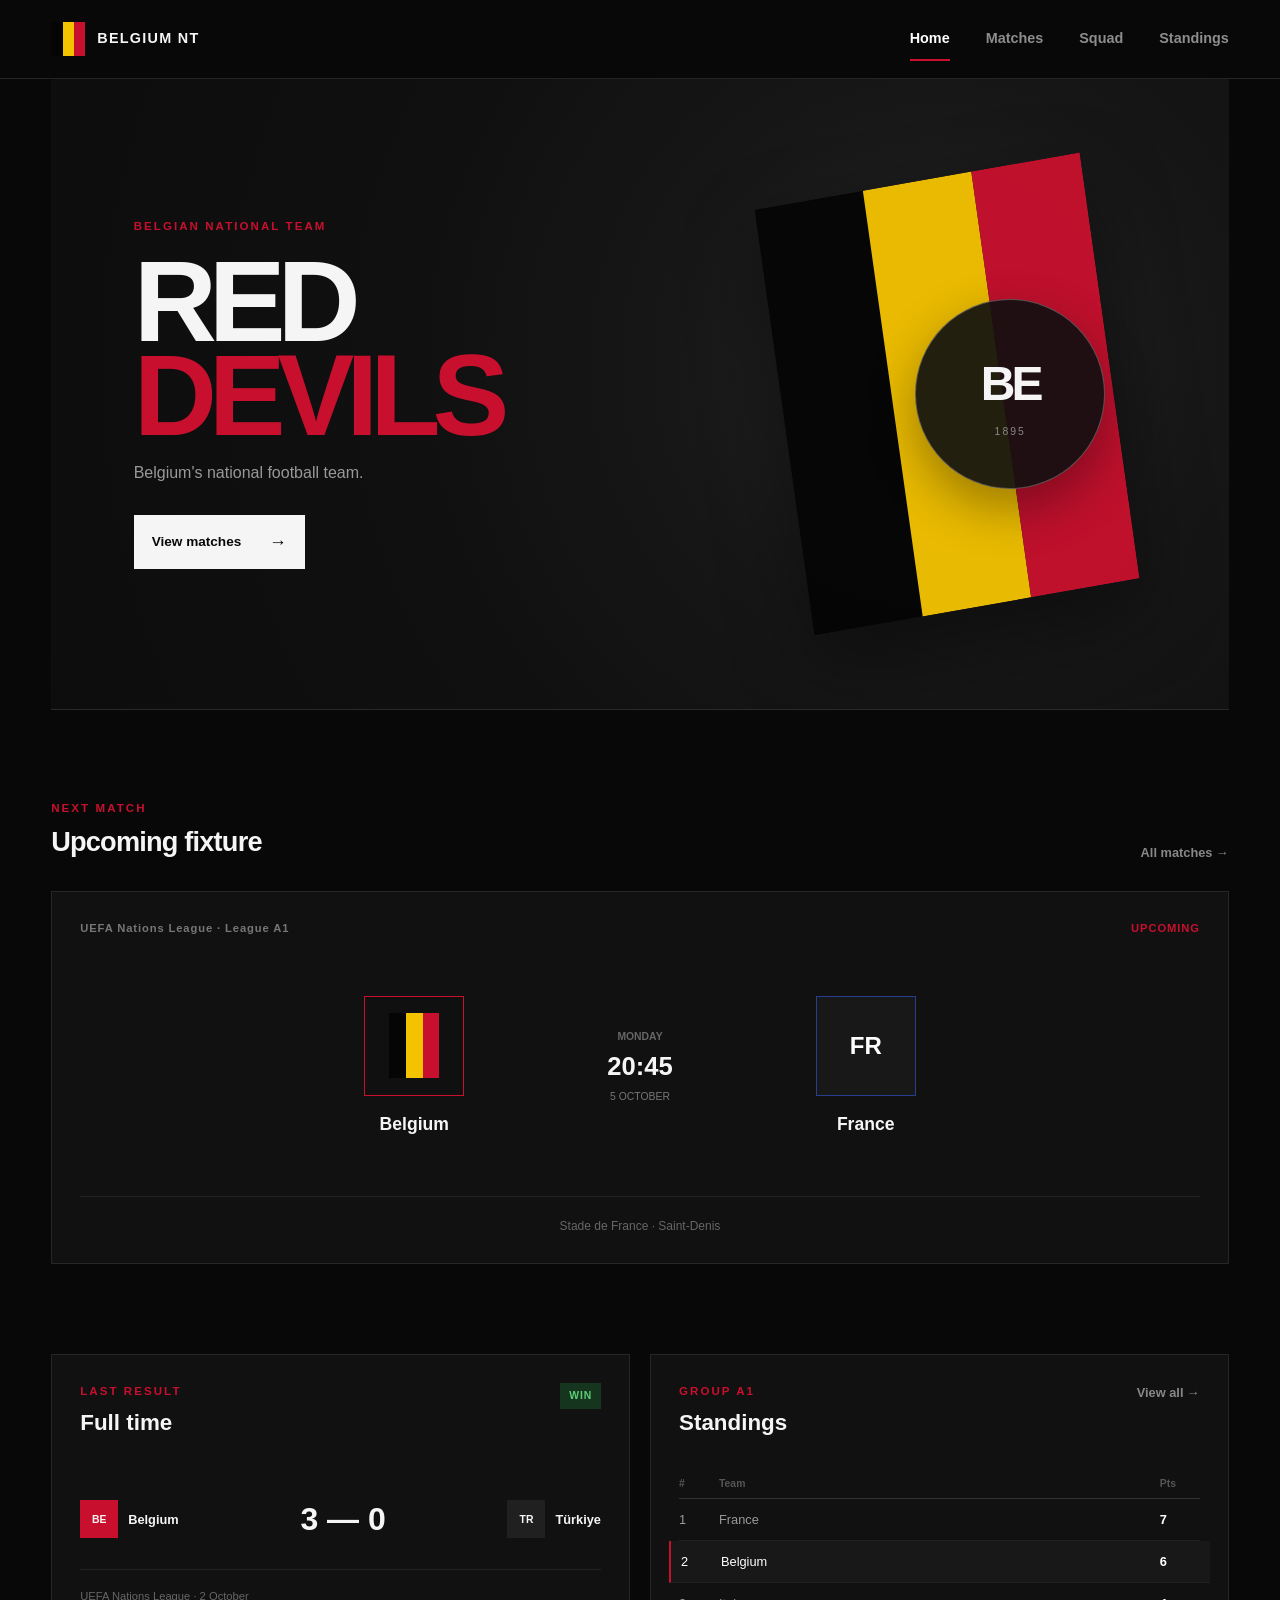
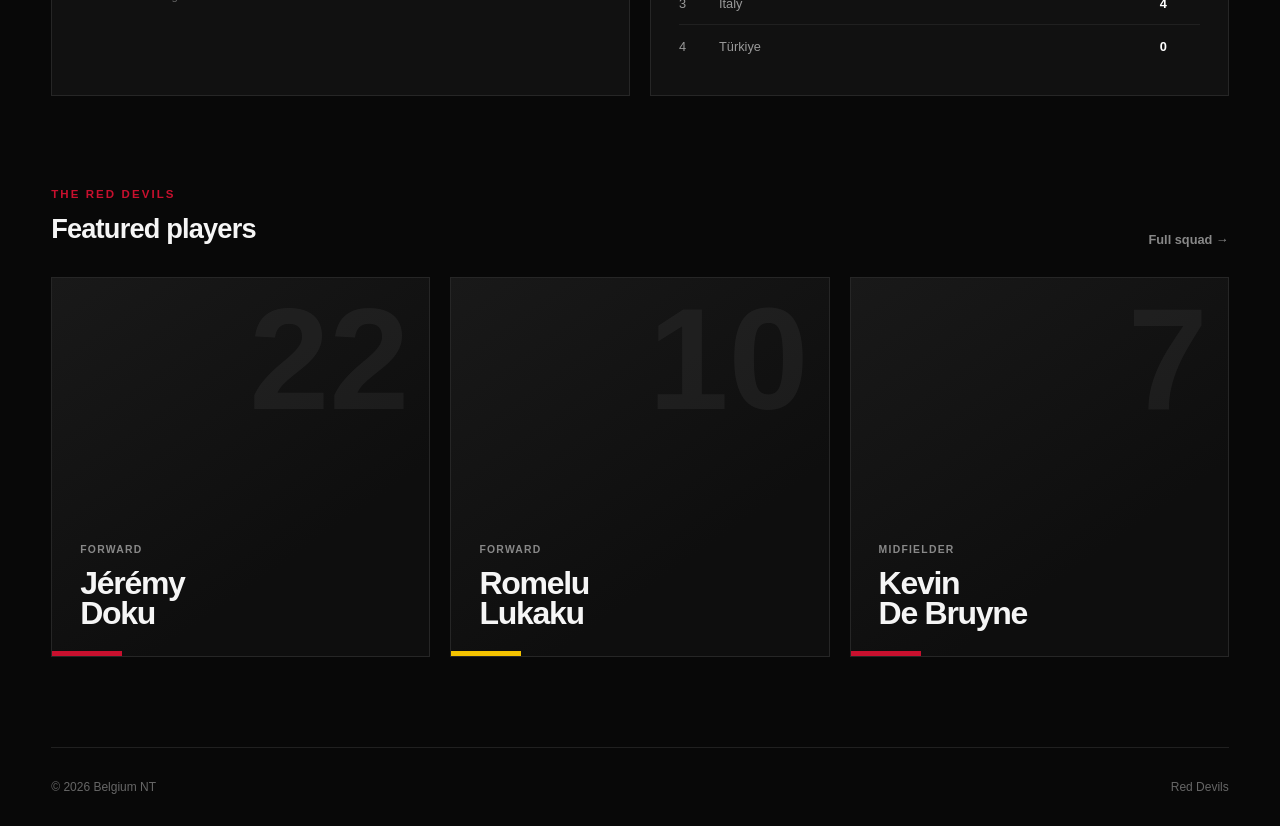
<file: index.html>
<!DOCTYPE html>
<html lang="en">
<head>
    <meta charset="UTF-8">
    <meta name="viewport" content="width=device-width, initial-scale=1.0">

    <meta
        name="description"
        content="Belgium National Football Team — matches, squad, standings and more."
    >

    <title>Belgium NT | Red Devils</title>

    <link rel="stylesheet" href="css/style.css">
</head>

<body>

    <header class="site-header">
        <nav class="navbar">
            <a href="index.html" class="brand">
                <span class="brand-flag">
                    <span></span>
                    <span></span>
                    <span></span>
                </span>

                <span class="brand-name">BELGIUM NT</span>
            </a>

            <div class="nav-links">
                <a href="index.html" class="nav-link active">Home</a>
                <a href="matches.html" class="nav-link">Matches</a>
                <a href="squad.html" class="nav-link">Squad</a>
                <a href="standings.html" class="nav-link">Standings</a>
            </div>

            <button
                class="menu-button"
                type="button"
                aria-label="Open navigation menu"
            >
                <span></span>
                <span></span>
                <span></span>
            </button>
        </nav>
    </header>


    <main>

        <!-- HERO -->

        <section class="hero">

            <div class="hero-content">
                <p class="hero-label">BELGIAN NATIONAL TEAM</p>

                <h1>
                    RED<br>
                    <span>DEVILS</span>
                </h1>

                <p class="hero-description">
                    Belgium's national football team.
                </p>

                <a href="matches.html" class="hero-button">
                    <span>View matches</span>
                    <span class="hero-button-arrow">→</span>
                </a>
            </div>


            <div class="hero-visual" aria-hidden="true">

                <div class="belgian-flag">
                    <span class="flag-black"></span>
                    <span class="flag-yellow"></span>
                    <span class="flag-red"></span>
                </div>

                <div class="hero-badge">
                    <span>BE</span>
                    <small>1895</small>
                </div>

            </div>

        </section>


        <!-- NEXT MATCH -->

        <section class="next-match">

            <div class="section-heading">

                <div>
                    <p class="section-label">NEXT MATCH</p>
                    <h2>Upcoming fixture</h2>
                </div>

                <a href="matches.html" class="text-link">
                    All matches →
                </a>

            </div>


            <article class="match-card">

                <div class="match-competition">
                    <span>UEFA Nations League · League A1</span>
                    <span>UPCOMING</span>
                </div>


                <div class="match-teams">

                    <div class="team">

                        <div class="team-crest belgium-crest">
                            <span class="crest-flag">
                                <i></i>
                                <i></i>
                                <i></i>
                            </span>
                        </div>

                        <h3>Belgium</h3>

                    </div>


                    <div class="match-time">

                        <span>MONDAY</span>

                        <strong>20:45</strong>

                        <small>5 OCTOBER</small>

                    </div>


                    <div class="team">

                        <div class="team-crest france-crest">
                            FR
                        </div>

                        <h3>France</h3>

                    </div>

                </div>


                <div class="match-location">
                    Stade de France · Saint-Denis
                </div>

            </article>

        </section>


        <!-- DASHBOARD -->

        <section class="dashboard-grid">


            <!-- LAST RESULT -->

            <article class="dashboard-card result-card">

                <div class="card-top">

                    <div>
                        <p class="section-label">LAST RESULT</p>
                        <h2>Full time</h2>
                    </div>

                    <span class="result-status">WIN</span>

                </div>


                <div class="result-score">

                    <div>
                        <span class="mini-crest belgium-mini">
                            BE
                        </span>

                        <strong>Belgium</strong>
                    </div>


                    <strong class="score">3 — 0</strong>


                    <div>
                        <span class="mini-crest opponent">
                            TR
                        </span>

                        <strong>Türkiye</strong>
                    </div>

                </div>


                <p class="card-footer">
                    UEFA Nations League · 2 October
                </p>

            </article>


            <!-- STANDINGS -->

            <article class="dashboard-card standings-preview">

                <div class="card-top">

                    <div>
                        <p class="section-label">GROUP A1</p>
                        <h2>Standings</h2>
                    </div>

                    <a href="standings.html" class="text-link">
                        View all →
                    </a>

                </div>


                <div class="table-row table-header">
                    <span>#</span>
                    <span>Team</span>
                    <span>Pts</span>
                </div>


                <div class="table-row">
                    <span>1</span>
                    <span>France</span>
                    <strong>7</strong>
                </div>


                <div class="table-row highlighted">
                    <span>2</span>
                    <span>Belgium</span>
                    <strong>6</strong>
                </div>


                <div class="table-row">
                    <span>3</span>
                    <span>Italy</span>
                    <strong>4</strong>
                </div>


                <div class="table-row">
                    <span>4</span>
                    <span>Türkiye</span>
                    <strong>0</strong>
                </div>

            </article>

        </section>


        <!-- FEATURED PLAYERS -->

        <section class="featured-players">

            <div class="section-heading">

                <div>
                    <p class="section-label">THE RED DEVILS</p>
                    <h2>Featured players</h2>
                </div>

                <a href="squad.html" class="text-link">
                    Full squad →
                </a>

            </div>


            <div class="player-grid">


                <article class="player-card">

                    <div class="player-number">22</div>

                    <div class="player-info">
                        <span>FORWARD</span>
                        <h3>Jérémy<br>Doku</h3>
                    </div>

                    <div class="player-accent red"></div>

                </article>


                <article class="player-card">

                    <div class="player-number">10</div>

                    <div class="player-info">
                        <span>FORWARD</span>
                        <h3>Romelu<br>Lukaku</h3>
                    </div>

                    <div class="player-accent yellow"></div>

                </article>


                <article class="player-card">

                    <div class="player-number">7</div>

                    <div class="player-info">
                        <span>MIDFIELDER</span>
                        <h3>Kevin<br>De Bruyne</h3>
                    </div>

                    <div class="player-accent red"></div>

                </article>

            </div>

        </section>

    </main>


    <footer class="site-footer">

        <p>© 2026 Belgium NT</p>
        <p>Red Devils</p>

    </footer>

</body>
</html>
</file>
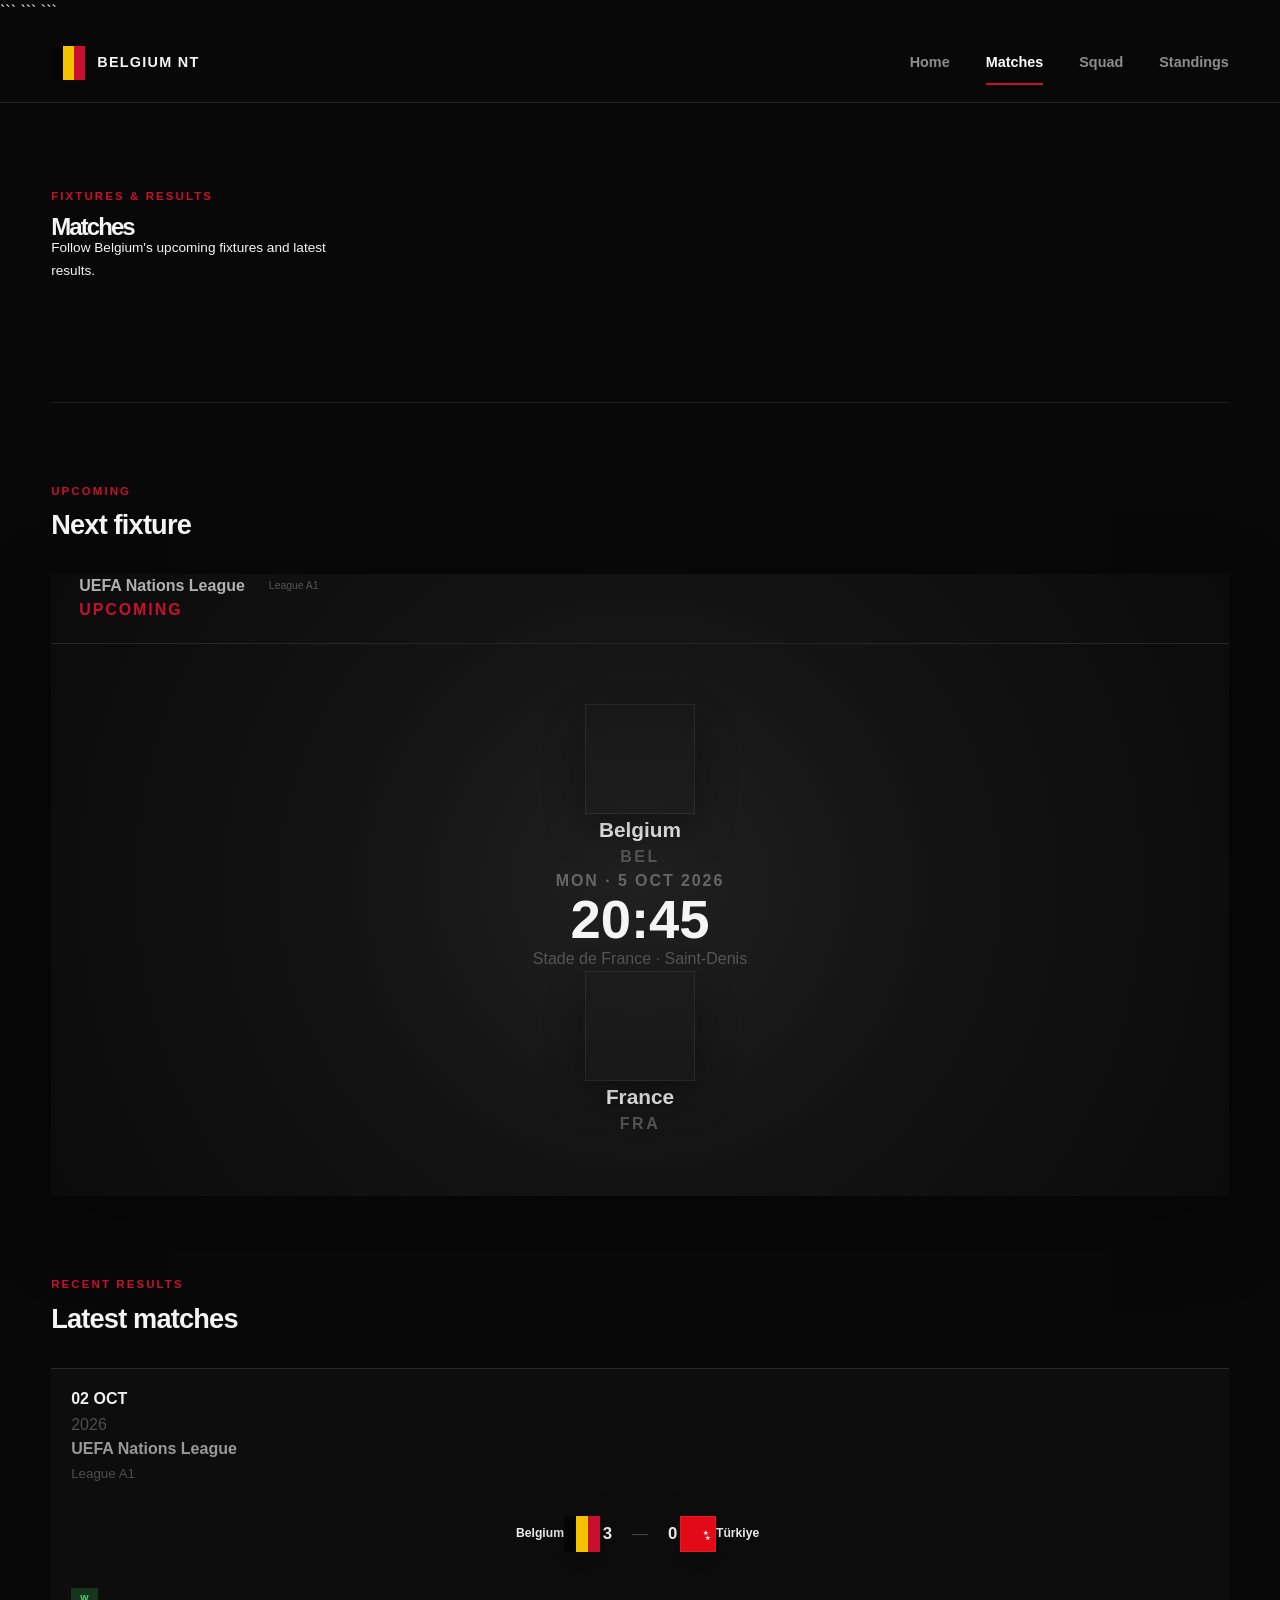
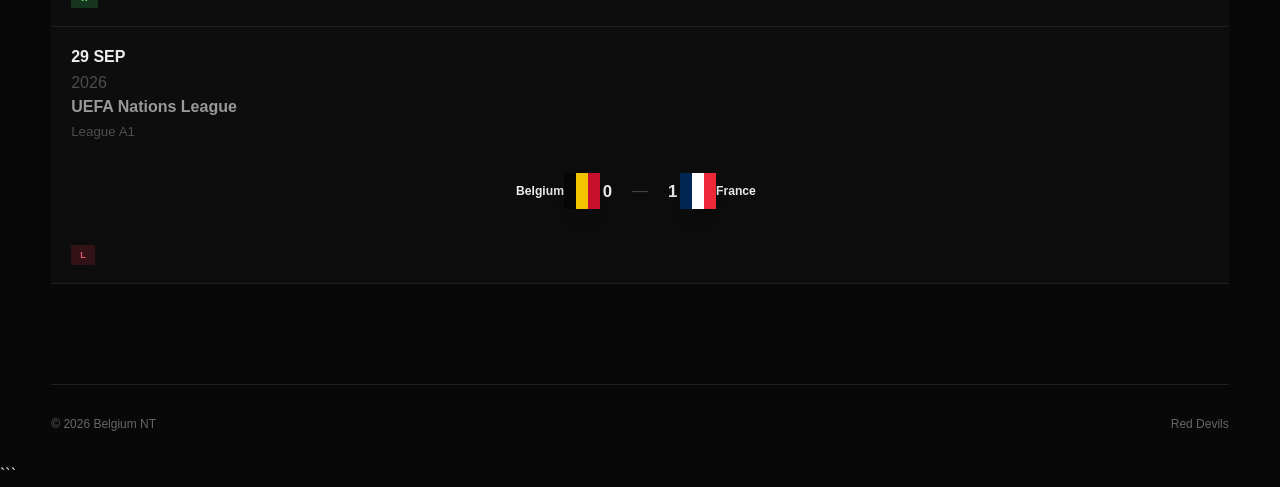
<file: matches.html>
<!DOCTYPE html>

<html lang="en">
<head>
    <meta charset="UTF-8">
    <meta name="viewport" content="width=device-width, initial-scale=1.0">

```
<meta
    name="description"
    content="Belgium National Football Team — upcoming fixtures and recent results."
>

<title>Matches | Belgium NT</title>

<link rel="stylesheet" href="css/style.css">
<link rel="stylesheet" href="css/matches.css">
```

</head>

<body>

```
<header class="site-header">
    <nav class="navbar">

        <a href="index.html" class="brand">
            <span class="brand-flag">
                <span></span>
                <span></span>
                <span></span>
            </span>

            <span class="brand-name">BELGIUM NT</span>
        </a>

        <div class="nav-links">
            <a href="index.html" class="nav-link">Home</a>
            <a href="matches.html" class="nav-link active">Matches</a>
            <a href="squad.html" class="nav-link">Squad</a>
            <a href="standings.html" class="nav-link">Standings</a>
        </div>

        <button
            class="menu-button"
            type="button"
            aria-label="Open navigation menu"
        >
            <span></span>
            <span></span>
            <span></span>
        </button>

    </nav>
</header>


<main>

    <!-- PAGE INTRO -->

    <section class="matches-intro">

        <div>
            <p class="section-label">FIXTURES & RESULTS</p>

            <h1>Matches</h1>
        </div>

        <p class="intro-copy">
            Follow Belgium's upcoming fixtures and latest results.
        </p>

    </section>


    <!-- UPCOMING -->

    <section class="matches-section">

        <div class="section-heading">

            <div>
                <p class="section-label">UPCOMING</p>
                <h2>Next fixture</h2>
            </div>

        </div>


        <article class="fixture-card">

            <div class="fixture-header">

                <div>
                    <span class="fixture-competition">
                        UEFA Nations League
                    </span>

                    <span class="fixture-stage">
                        League A1
                    </span>
                </div>

                <span class="fixture-status">
                    UPCOMING
                </span>

            </div>


            <div class="fixture-main">

                <div class="fixture-team">

                    <div class="country-flag belgium-flag-large">
                        <span></span>
                        <span></span>
                        <span></span>
                    </div>

                    <h3>Belgium</h3>

                    <span class="team-code">BEL</span>

                </div>


                <div class="fixture-center">

                    <span class="fixture-date">
                        MON · 5 OCT 2026
                    </span>

                    <strong>20:45</strong>

                    <span class="fixture-venue">
                        Stade de France · Saint-Denis
                    </span>

                </div>


                <div class="fixture-team">

                    <div class="country-flag france-flag">
                        <span></span>
                        <span></span>
                        <span></span>
                    </div>

                    <h3>France</h3>

                    <span class="team-code">FRA</span>

                </div>

            </div>

        </article>

    </section>


    <!-- RESULTS -->

    <section class="matches-section results-section">

        <div class="section-heading">

            <div>
                <p class="section-label">RECENT RESULTS</p>
                <h2>Latest matches</h2>
            </div>

        </div>


        <div class="results-list">


            <!-- BELGIUM 3-0 TÜRKIYE -->

            <article class="result-card">

                <div class="result-meta">

                    <span class="result-date">
                        02 OCT
                    </span>

                    <span class="result-year">
                        2026
                    </span>

                </div>


                <div class="result-info">

                    <span>UEFA Nations League</span>

                    <small>League A1</small>

                </div>


                <div class="result-teams">

                    <div class="result-team">

                        <span>Belgium</span>

                        <div class="country-flag belgium-flag-small">
                            <span></span>
                            <span></span>
                            <span></span>
                        </div>

                    </div>


                    <div class="result-score">
                        <strong>3</strong>
                        <span>—</span>
                        <strong>0</strong>
                    </div>


                    <div class="result-team result-team-away">

                        <div class="country-flag turkey-flag-small">
                            <span class="turkey-star star-one">★</span>
                            <span class="turkey-star star-two">★</span>
                            <span class="turkey-crescent"></span>
                        </div>

                        <span>Türkiye</span>

                    </div>

                </div>


                <span class="result-status win">
                    W
                </span>

            </article>


            <!-- BELGIUM 0-1 FRANCE -->

            <article class="result-card">

                <div class="result-meta">

                    <span class="result-date">
                        29 SEP
                    </span>

                    <span class="result-year">
                        2026
                    </span>

                </div>


                <div class="result-info">

                    <span>UEFA Nations League</span>

                    <small>League A1</small>

                </div>


                <div class="result-teams">

                    <div class="result-team">

                        <span>Belgium</span>

                        <div class="country-flag belgium-flag-small">
                            <span></span>
                            <span></span>
                            <span></span>
                        </div>

                    </div>


                    <div class="result-score">
                        <strong>0</strong>
                        <span>—</span>
                        <strong>1</strong>
                    </div>


                    <div class="result-team result-team-away">

                        <div class="country-flag france-flag-small">
                            <span></span>
                            <span></span>
                            <span></span>
                        </div>

                        <span>France</span>

                    </div>

                </div>


                <span class="result-status loss">
                    L
                </span>

            </article>


        </div>

    </section>

</main>


<footer class="site-footer">

    <p>© 2026 Belgium NT</p>

    <p>Red Devils</p>

</footer>
```

</body>
</html>
</file>
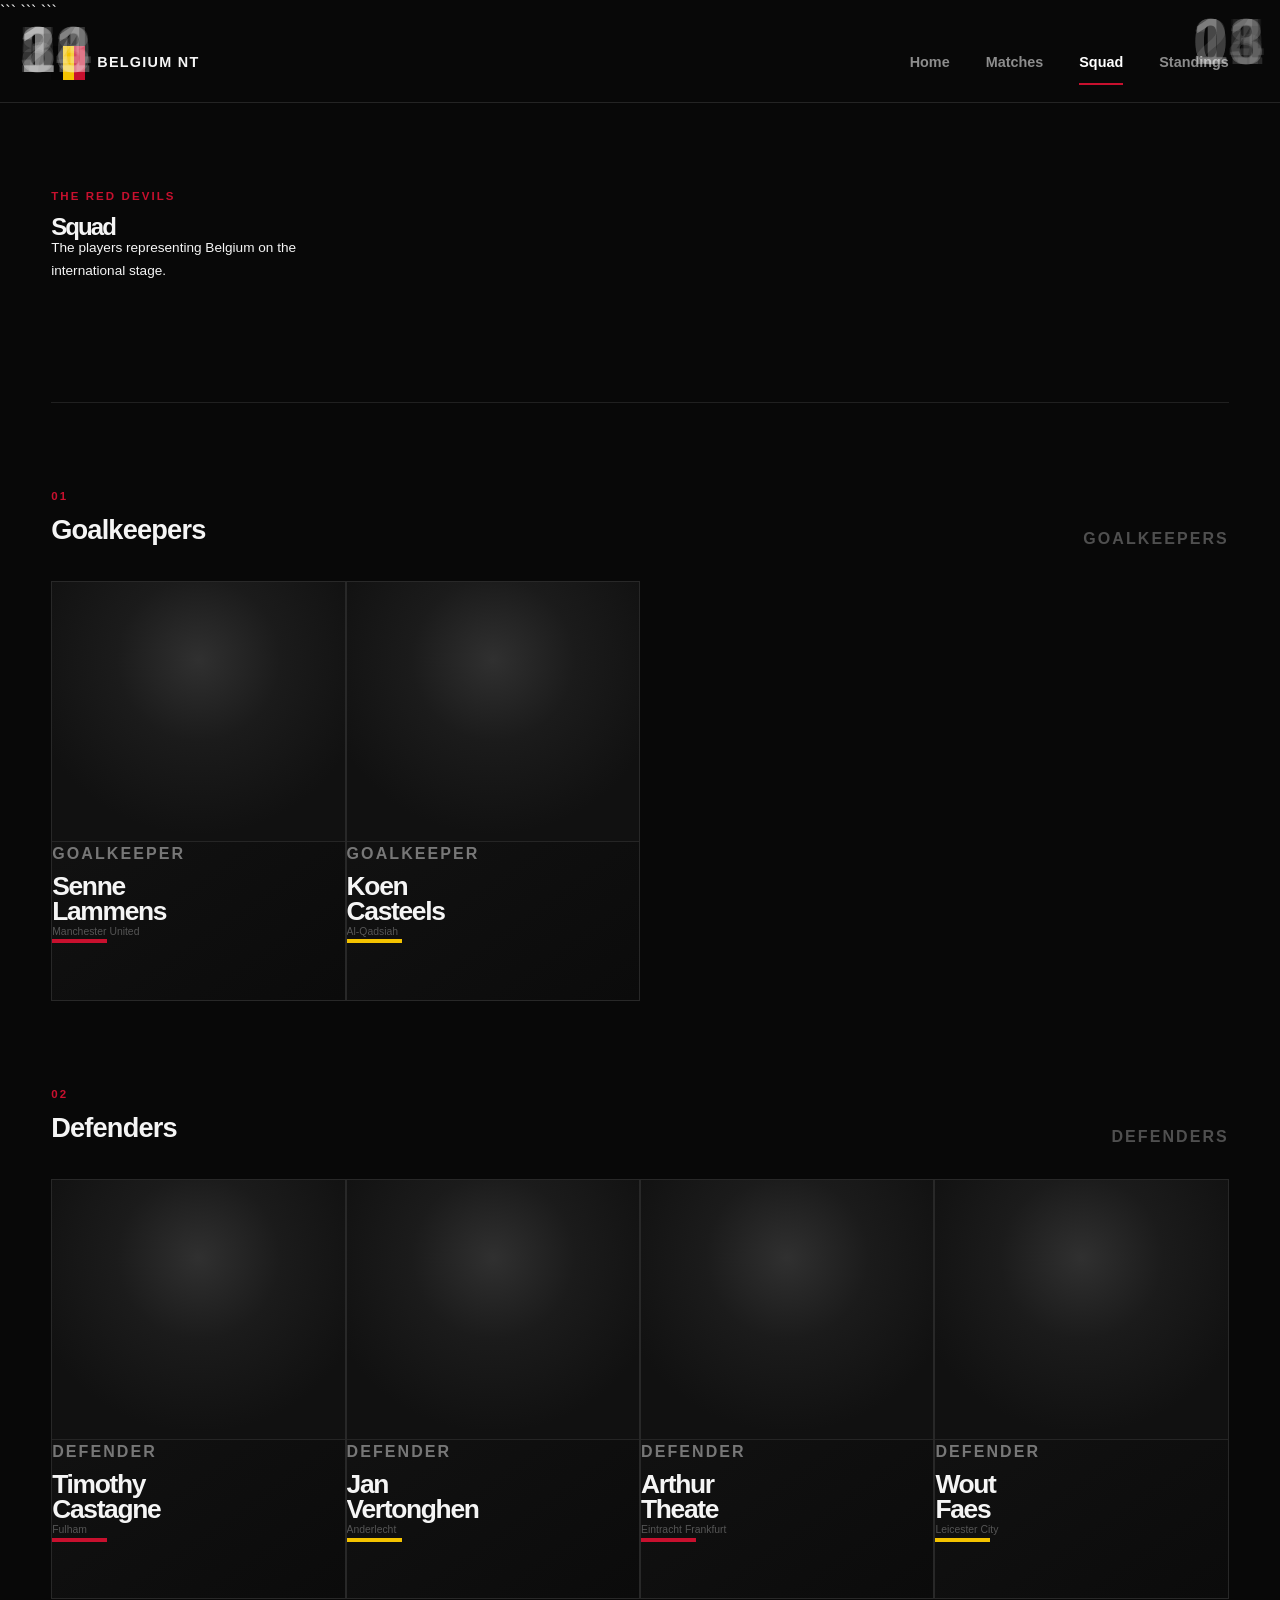
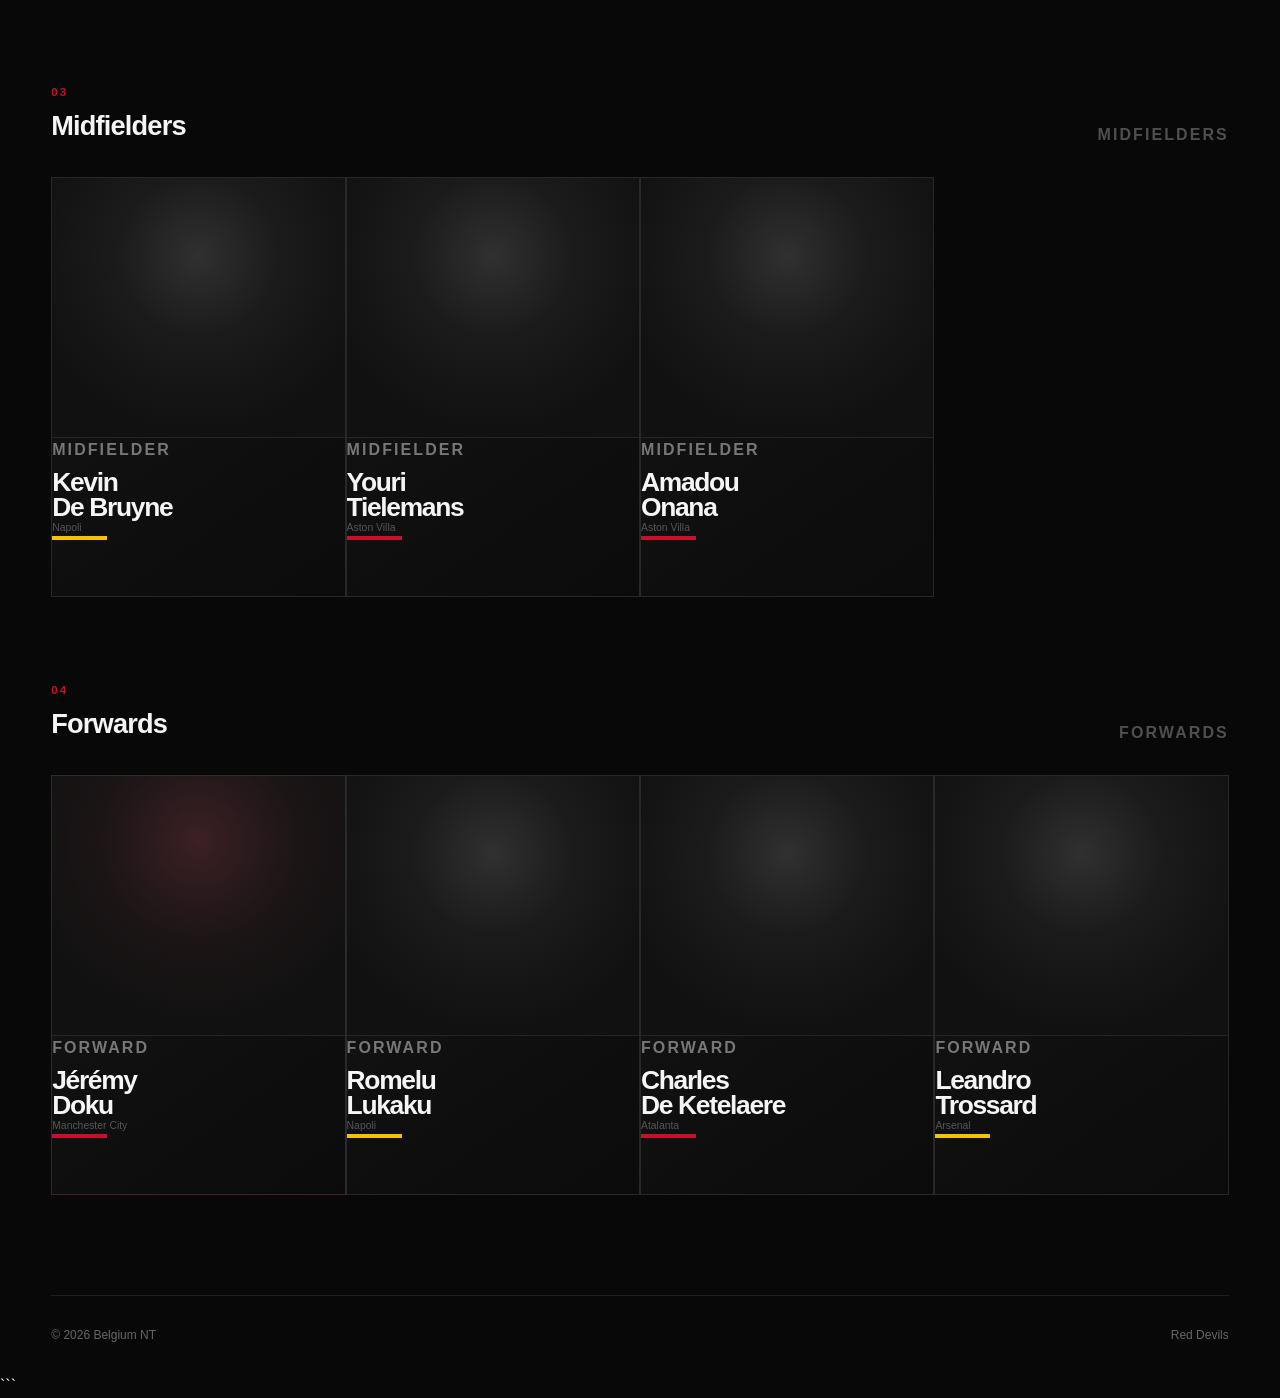
<file: squad.html>
<!DOCTYPE html>

<html lang="en">
<head>
    <meta charset="UTF-8">
    <meta name="viewport" content="width=device-width, initial-scale=1.0">

```
<meta
    name="description"
    content="Belgium National Football Team — squad, players and positions."
>

<title>Squad | Belgium NT</title>

<link rel="stylesheet" href="css/style.css">
<link rel="stylesheet" href="css/squad.css">
```

</head>

<body>

```
<header class="site-header">
    <nav class="navbar">

        <a href="index.html" class="brand">
            <span class="brand-flag">
                <span></span>
                <span></span>
                <span></span>
            </span>

            <span class="brand-name">BELGIUM NT</span>
        </a>

        <div class="nav-links">
            <a href="index.html" class="nav-link">Home</a>
            <a href="matches.html" class="nav-link">Matches</a>
            <a href="squad.html" class="nav-link active">Squad</a>
            <a href="standings.html" class="nav-link">Standings</a>
        </div>

        <button
            class="menu-button"
            type="button"
            aria-label="Open navigation menu"
        >
            <span></span>
            <span></span>
            <span></span>
        </button>

    </nav>
</header>


<main>

    <!-- SQUAD INTRO -->

    <section class="squad-intro">

        <div>
            <p class="section-label">THE RED DEVILS</p>

            <h1>Squad</h1>
        </div>

        <p class="intro-copy">
            The players representing Belgium on the international stage.
        </p>

    </section>


    <!-- GOALKEEPERS -->

    <section class="squad-section">

        <div class="section-heading">

            <div>
                <p class="section-label">01</p>
                <h2>Goalkeepers</h2>
            </div>

            <span class="position-count">GOALKEEPERS</span>

        </div>


        <div class="squad-grid">

            <article class="squad-player">

                <div class="player-photo goalkeeper-photo">
                    <span>01</span>
                </div>

                <div class="player-card-info">
                    <span class="player-position">GOALKEEPER</span>
                    <h3>Senne<br>Lammens</h3>
                    <span class="player-club">Manchester United</span>
                </div>

                <span class="player-number">01</span>

                <div class="player-card-accent"></div>

            </article>


            <article class="squad-player">

                <div class="player-photo">
                    <span>13</span>
                </div>

                <div class="player-card-info">
                    <span class="player-position">GOALKEEPER</span>
                    <h3>Koen<br>Casteels</h3>
                    <span class="player-club">Al-Qadsiah</span>
                </div>

                <span class="player-number">13</span>

                <div class="player-card-accent yellow"></div>

            </article>

        </div>

    </section>


    <!-- DEFENDERS -->

    <section class="squad-section">

        <div class="section-heading">

            <div>
                <p class="section-label">02</p>
                <h2>Defenders</h2>
            </div>

            <span class="position-count">DEFENDERS</span>

        </div>


        <div class="squad-grid">

            <article class="squad-player">

                <div class="player-photo">
                    <span>21</span>
                </div>

                <div class="player-card-info">
                    <span class="player-position">DEFENDER</span>
                    <h3>Timothy<br>Castagne</h3>
                    <span class="player-club">Fulham</span>
                </div>

                <span class="player-number">21</span>

                <div class="player-card-accent"></div>

            </article>


            <article class="squad-player">

                <div class="player-photo">
                    <span>18</span>
                </div>

                <div class="player-card-info">
                    <span class="player-position">DEFENDER</span>
                    <h3>Jan<br>Vertonghen</h3>
                    <span class="player-club">Anderlecht</span>
                </div>

                <span class="player-number">18</span>

                <div class="player-card-accent yellow"></div>

            </article>


            <article class="squad-player">

                <div class="player-photo">
                    <span>5</span>
                </div>

                <div class="player-card-info">
                    <span class="player-position">DEFENDER</span>
                    <h3>Arthur<br>Theate</h3>
                    <span class="player-club">Eintracht Frankfurt</span>
                </div>

                <span class="player-number">05</span>

                <div class="player-card-accent"></div>

            </article>


            <article class="squad-player">

                <div class="player-photo">
                    <span>3</span>
                </div>

                <div class="player-card-info">
                    <span class="player-position">DEFENDER</span>
                    <h3>Wout<br>Faes</h3>
                    <span class="player-club">Leicester City</span>
                </div>

                <span class="player-number">03</span>

                <div class="player-card-accent yellow"></div>

            </article>

        </div>

    </section>


    <!-- MIDFIELDERS -->

    <section class="squad-section">

        <div class="section-heading">

            <div>
                <p class="section-label">03</p>
                <h2>Midfielders</h2>
            </div>

            <span class="position-count">MIDFIELDERS</span>

        </div>


        <div class="squad-grid">

            <article class="squad-player">

                <div class="player-photo">
                    <span>7</span>
                </div>

                <div class="player-card-info">
                    <span class="player-position">MIDFIELDER</span>
                    <h3>Kevin<br>De Bruyne</h3>
                    <span class="player-club">Napoli</span>
                </div>

                <span class="player-number">07</span>

                <div class="player-card-accent yellow"></div>

            </article>


            <article class="squad-player">

                <div class="player-photo">
                    <span>8</span>
                </div>

                <div class="player-card-info">
                    <span class="player-position">MIDFIELDER</span>
                    <h3>Youri<br>Tielemans</h3>
                    <span class="player-club">Aston Villa</span>
                </div>

                <span class="player-number">08</span>

                <div class="player-card-accent"></div>

            </article>


            <article class="squad-player">

                <div class="player-photo">
                    <span>24</span>
                </div>

                <div class="player-card-info">
                    <span class="player-position">MIDFIELDER</span>
                    <h3>Amadou<br>Onana</h3>
                    <span class="player-club">Aston Villa</span>
                </div>

                <span class="player-number">24</span>

                <div class="player-card-accent"></div>

            </article>

        </div>

    </section>


    <!-- FORWARDS -->

    <section class="squad-section squad-section-last">

        <div class="section-heading">

            <div>
                <p class="section-label">04</p>
                <h2>Forwards</h2>
            </div>

            <span class="position-count">FORWARDS</span>

        </div>


        <div class="squad-grid">

            <article class="squad-player featured-player">

                <div class="player-photo">
                    <span>10</span>
                </div>

                <div class="player-card-info">
                    <span class="player-position">FORWARD</span>
                    <h3>Jérémy<br>Doku</h3>
                    <span class="player-club">Manchester City</span>
                </div>

                <span class="player-number">10</span>

                <div class="player-card-accent"></div>

            </article>


            <article class="squad-player">

                <div class="player-photo">
                    <span>10</span>
                </div>

                <div class="player-card-info">
                    <span class="player-position">FORWARD</span>
                    <h3>Romelu<br>Lukaku</h3>
                    <span class="player-club">Napoli</span>
                </div>

                <span class="player-number">10</span>

                <div class="player-card-accent yellow"></div>

            </article>


            <article class="squad-player">

                <div class="player-photo">
                    <span>14</span>
                </div>

                <div class="player-card-info">
                    <span class="player-position">FORWARD</span>
                    <h3>Charles<br>De Ketelaere</h3>
                    <span class="player-club">Atalanta</span>
                </div>

                <span class="player-number">14</span>

                <div class="player-card-accent"></div>

            </article>


            <article class="squad-player">

                <div class="player-photo">
                    <span>11</span>
                </div>

                <div class="player-card-info">
                    <span class="player-position">FORWARD</span>
                    <h3>Leandro<br>Trossard</h3>
                    <span class="player-club">Arsenal</span>
                </div>

                <span class="player-number">11</span>

                <div class="player-card-accent yellow"></div>

            </article>

        </div>

    </section>

</main>


<footer class="site-footer">

    <p>© 2026 Belgium NT</p>

    <p>Red Devils</p>

</footer>
```

</body>
</html>
</file>
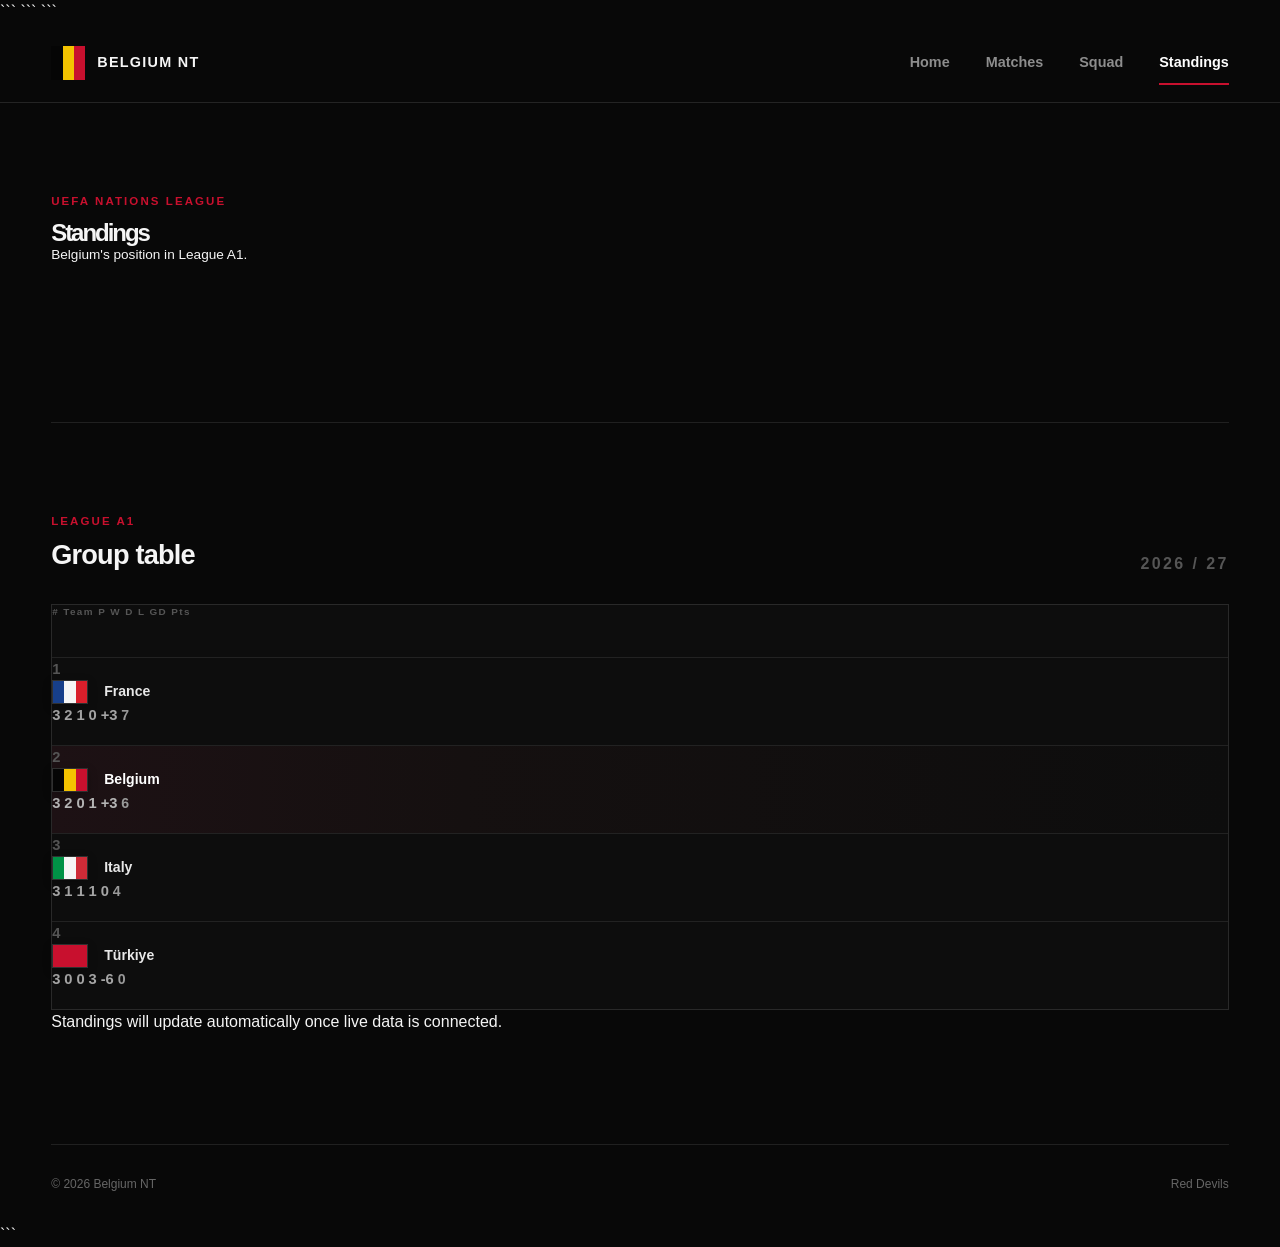
<file: standings.html>
<!DOCTYPE html>

<html lang="en">
<head>
    <meta charset="UTF-8">
    <meta name="viewport" content="width=device-width, initial-scale=1.0">

```
<meta
    name="description"
    content="Belgium National Football Team — UEFA Nations League standings."
>

<title>Standings | Belgium NT</title>

<link rel="stylesheet" href="css/style.css">
<link rel="stylesheet" href="css/standings.css">
```

</head>

<body>

```
<header class="site-header">
    <nav class="navbar">

        <a href="index.html" class="brand">
            <span class="brand-flag">
                <span></span>
                <span></span>
                <span></span>
            </span>

            <span class="brand-name">BELGIUM NT</span>
        </a>

        <div class="nav-links">
            <a href="index.html" class="nav-link">Home</a>
            <a href="matches.html" class="nav-link">Matches</a>
            <a href="squad.html" class="nav-link">Squad</a>
            <a href="standings.html" class="nav-link active">Standings</a>
        </div>

        <button
            class="menu-button"
            type="button"
            aria-label="Open navigation menu"
        >
            <span></span>
            <span></span>
            <span></span>
        </button>

    </nav>
</header>

<main>

    <section class="standings-intro">

        <div>
            <p class="section-label">UEFA NATIONS LEAGUE</p>
            <h1>Standings</h1>
        </div>

        <p class="intro-copy">
            Belgium's position in League A1.
        </p>

    </section>

    <section class="standings-section">

        <div class="section-heading">

            <div>
                <p class="section-label">LEAGUE A1</p>
                <h2>Group table</h2>
            </div>

            <span class="table-update">
                2026 / 27
            </span>

        </div>

        <div class="standings-table">

            <div class="standings-row standings-header">
                <span>#</span>
                <span>Team</span>
                <span>P</span>
                <span>W</span>
                <span>D</span>
                <span>L</span>
                <span>GD</span>
                <span>Pts</span>
            </div>

            <div class="standings-row">
                <span>1</span>
                <div class="standing-team">
                    <span class="standing-flag france-flag"></span>
                    <strong>France</strong>
                </div>
                <span>3</span>
                <span>2</span>
                <span>1</span>
                <span>0</span>
                <span>+3</span>
                <strong>7</strong>
            </div>

            <div class="standings-row belgium-row">
                <span>2</span>
                <div class="standing-team">
                    <span class="standing-flag belgium-flag"></span>
                    <strong>Belgium</strong>
                </div>
                <span>3</span>
                <span>2</span>
                <span>0</span>
                <span>1</span>
                <span>+3</span>
                <strong>6</strong>
            </div>

            <div class="standings-row">
                <span>3</span>
                <div class="standing-team">
                    <span class="standing-flag italy-flag"></span>
                    <strong>Italy</strong>
                </div>
                <span>3</span>
                <span>1</span>
                <span>1</span>
                <span>1</span>
                <span>0</span>
                <strong>4</strong>
            </div>

            <div class="standings-row">
                <span>4</span>
                <div class="standing-team">
                    <span class="standing-flag turkey-flag"></span>
                    <strong>Türkiye</strong>
                </div>
                <span>3</span>
                <span>0</span>
                <span>0</span>
                <span>3</span>
                <span>-6</span>
                <strong>0</strong>
            </div>

        </div>

        <div class="standings-note">
            <span class="note-dot"></span>
            <p>
                Standings will update automatically once live data is connected.
            </p>
        </div>

    </section>

</main>

<footer class="site-footer">

    <p>© 2026 Belgium NT</p>
    <p>Red Devils</p>

</footer>
```

</body>
</html>
</file>
<file: css/style.css>
* {
    margin: 0;
    padding: 0;
    box-sizing: border-box;
}

html {
    scroll-behavior: smooth;
}

body {
    min-height: 100vh;
    font-family: Arial, Helvetica, sans-serif;
    background: #080808;
    color: #f5f5f5;
    line-height: 1.5;
}

a {
    color: inherit;
    text-decoration: none;
}

button {
    font: inherit;
}

main {
    width: min(1400px, 92%);
    margin: 0 auto;
}


/* =========================
   HEADER
   ========================= */

.site-header {
    width: 100%;
    border-bottom: 1px solid #242424;
    background: #080808;
}

.navbar {
    width: min(1400px, 92%);
    min-height: 76px;
    margin: 0 auto;

    display: flex;
    align-items: center;
    justify-content: space-between;
}

.brand {
    display: flex;
    align-items: center;
    gap: 12px;

    font-weight: 700;
    letter-spacing: 0.08em;
}

.brand-flag {
    width: 34px;
    height: 34px;

    display: flex;
    overflow: hidden;
}

.brand-flag span {
    flex: 1;
}

.brand-flag span:nth-child(1) {
    background: #050505;
}

.brand-flag span:nth-child(2) {
    background: #f4c300;
}

.brand-flag span:nth-child(3) {
    background: #c8102e;
}

.brand-name {
    font-size: 0.9rem;
}

.nav-links {
    display: flex;
    align-items: center;
    gap: 36px;
}

.nav-link {
    position: relative;
    padding: 28px 0;

    color: #8d8d8d;
    font-size: 0.9rem;
    font-weight: 600;

    transition: color 0.2s ease;
}

.nav-link:hover,
.nav-link.active {
    color: #ffffff;
}

.nav-link.active::after {
    content: "";

    position: absolute;
    left: 0;
    right: 0;
    bottom: 17px;

    height: 2px;
    background: #c8102e;
}

.menu-button {
    display: none;

    width: 42px;
    height: 42px;

    border: 1px solid #292929;
    background: transparent;
    cursor: pointer;
}

.menu-button span {
    display: block;
    width: 18px;
    height: 2px;
    margin: 4px auto;

    background: #ffffff;
}


/* =========================
   HERO
   ========================= */

.hero {
    min-height: 620px;
    padding: 100px 7%;

    position: relative;
    overflow: hidden;

    display: flex;
    align-items: center;
    justify-content: space-between;

    background:
        radial-gradient(
            circle at 75% 45%,
            #252525 0%,
            #171717 28%,
            #101010 55%,
            #0d0d0d 100%
        );

    border-bottom: 1px solid #292929;
}

.hero-content {
    position: relative;
    z-index: 3;
}

.hero-label,
.section-label {
    color: #c8102e;

    font-size: 0.72rem;
    font-weight: 800;
    letter-spacing: 0.18em;
}

.hero h1 {
    margin: 18px 0;

    font-size: clamp(4rem, 9vw, 8rem);
    line-height: 0.82;
    letter-spacing: -0.07em;
    font-weight: 900;
}

.hero h1 span {
    color: #c8102e;
}

.hero-description {
    max-width: 400px;
    margin-bottom: 30px;

    color: #999;
    font-size: 1rem;
}

.hero-button {
    display: inline-flex;
    align-items: center;
    gap: 28px;

    padding: 14px 18px;

    background: #f5f5f5;
    color: #080808;

    font-size: 0.85rem;
    font-weight: 700;

    transition:
        background 0.2s ease,
        transform 0.2s ease;
}

.hero-button:hover {
    background: #f4c300;
    transform: translateY(-2px);
}

.hero-button-arrow {
    font-size: 1.1rem;
}


/* =========================
   HERO FLAG
   ========================= */

.hero-visual {
    width: 42%;
    height: 430px;

    position: relative;
    z-index: 1;
}

.belgian-flag {
    width: 330px;
    height: 430px;

    position: absolute;
    top: 50%;
    right: 8%;

    transform:
        translateY(-50%)
        rotate(-8deg)
        skewY(-2deg);

    display: flex;

    overflow: hidden;

    opacity: 0.95;

    box-shadow:
        0 30px 80px #00000066;
}

.belgian-flag span {
    display: block;
    height: 100%;
}

.flag-black {
    width: 33.33%;
    background: #050505;
}

.flag-yellow {
    width: 33.33%;
    background: #f4c300;
}

.flag-red {
    width: 33.33%;
    background: #c8102e;
}

.hero-badge {
    width: 190px;
    height: 190px;

    position: absolute;
    top: 50%;
    right: 32%;

    transform: translate(50%, -50%);

    display: flex;
    flex-direction: column;
    align-items: center;
    justify-content: center;

    border: 1px solid #ffffff44;
    border-radius: 50%;

    background: #101010e8;

    text-align: center;

    box-shadow: 0 20px 50px #00000055;
}

.hero-badge span {
    font-size: 3rem;
    font-weight: 900;
    letter-spacing: -0.08em;
}

.hero-badge small {
    margin-top: 4px;

    color: #888;

    font-size: 0.65rem;
    letter-spacing: 0.2em;
}


/* =========================
   SECTIONS
   ========================= */

.next-match,
.featured-players {
    padding: 90px 0;
}

.section-heading {
    display: flex;
    align-items: flex-end;
    justify-content: space-between;

    margin-bottom: 28px;
}

.section-heading h2 {
    margin-top: 5px;

    font-size: 1.7rem;
    letter-spacing: -0.03em;
}

.text-link {
    color: #888;

    font-size: 0.8rem;
    font-weight: 600;

    transition: color 0.2s ease;
}

.text-link:hover {
    color: #ffffff;
}


/* =========================
   MATCH CARD
   ========================= */

.match-card {
    padding: 28px;

    border: 1px solid #262626;
    background: #111111;

    transition:
        border-color 0.2s ease,
        transform 0.2s ease;
}

.match-card:hover {
    border-color: #3a3a3a;
    transform: translateY(-2px);
}

.match-competition {
    display: flex;
    justify-content: space-between;

    color: #777;

    font-size: 0.7rem;
    font-weight: 700;
    letter-spacing: 0.08em;
}

.match-competition span:last-child {
    color: #c8102e;
}

.match-teams {
    min-height: 260px;

    display: flex;
    align-items: center;
    justify-content: center;

    gap: clamp(35px, 10vw, 150px);
}

.team {
    min-width: 130px;

    display: flex;
    flex-direction: column;
    align-items: center;

    gap: 15px;

    text-align: center;
}

.team h3 {
    font-size: 1.1rem;
}

.team-crest {
    width: 100px;
    height: 100px;

    display: grid;
    place-items: center;

    border: 1px solid #333;

    background: #181818;

    font-size: 1.5rem;
    font-weight: 900;
}

.belgium-crest {
    border-color: #c8102e;
    background: #101010;
}

.crest-flag {
    width: 50px;
    height: 65px;

    display: flex;
    overflow: hidden;
}

.crest-flag i {
    flex: 1;
}

.crest-flag i:nth-child(1) {
    background: #050505;
}

.crest-flag i:nth-child(2) {
    background: #f4c300;
}

.crest-flag i:nth-child(3) {
    background: #c8102e;
}

.france-crest {
    border-color: #273e91;
    color: #ffffff;
}

.match-time {
    display: flex;
    flex-direction: column;
    align-items: center;

    gap: 3px;
}

.match-time span {
    color: #666;

    font-size: 0.65rem;
    font-weight: 800;
}

.match-time strong {
    font-size: 1.6rem;
}

.match-time small {
    color: #777;
    font-size: 0.65rem;
}

.match-location {
    padding-top: 20px;

    border-top: 1px solid #222;

    color: #666;

    font-size: 0.75rem;
    text-align: center;
}


/* =========================
   DASHBOARD
   ========================= */

.dashboard-grid {
    display: grid;
    grid-template-columns: 1fr 1fr;

    gap: 20px;
}

.dashboard-card {
    padding: 28px;

    border: 1px solid #262626;
    background: #111111;
}

.card-top {
    display: flex;
    align-items: flex-start;
    justify-content: space-between;

    margin-bottom: 30px;
}

.card-top h2 {
    margin-top: 5px;

    font-size: 1.4rem;
}

.result-status {
    padding: 5px 9px;

    background: #16351e;
    color: #5cce76;

    font-size: 0.65rem;
    font-weight: 800;
    letter-spacing: 0.08em;
}

.result-score {
    min-height: 100px;

    display: flex;
    align-items: center;
    justify-content: space-between;

    gap: 20px;
}

.result-score > div {
    display: flex;
    align-items: center;

    gap: 10px;

    font-size: 0.8rem;
}

.score {
    font-size: 2rem;
}

.mini-crest {
    width: 38px;
    height: 38px;

    display: grid;
    place-items: center;

    background: #c8102e;

    font-size: 0.65rem;
    font-weight: 800;
}

.mini-crest.opponent {
    background: #202020;
}

.card-footer {
    padding-top: 18px;

    border-top: 1px solid #222;

    color: #666;

    font-size: 0.7rem;
}


/* =========================
   STANDINGS
   ========================= */

.table-row {
    min-height: 42px;

    display: grid;
    grid-template-columns: 40px 1fr 40px;
    align-items: center;

    border-bottom: 1px solid #202020;

    color: #999;

    font-size: 0.8rem;
}

.table-row:last-child {
    border-bottom: none;
}

.table-row strong {
    color: #ffffff;
}

.table-header {
    min-height: 30px;

    border-bottom: 1px solid #333;

    color: #555;

    font-size: 0.65rem;
    font-weight: 700;
}

.table-row.highlighted {
    margin: 0 -10px;
    padding: 0 10px;

    border-left: 2px solid #c8102e;

    background: #181818;

    color: #ffffff;
}


/* =========================
   PLAYERS
   ========================= */

.player-grid {
    display: grid;
    grid-template-columns: repeat(3, 1fr);

    gap: 20px;
}

.player-card {
    min-height: 380px;

    position: relative;
    overflow: hidden;

    padding: 28px;

    display: flex;
    align-items: flex-end;

    border: 1px solid #262626;

    background:
        linear-gradient(
            145deg,
            #191919 0%,
            #0e0e0e 70%
        );

    transition:
        transform 0.25s ease,
        border-color 0.25s ease;
}

.player-card:hover {
    transform: translateY(-5px);
    border-color: #444;
}

.player-number {
    position: absolute;
    top: 10px;
    right: 20px;

    color: #ffffff0d;

    font-size: 9rem;
    font-weight: 900;
    line-height: 1;
}

.player-info {
    position: relative;
    z-index: 2;
}

.player-info span {
    color: #888;

    font-size: 0.65rem;
    font-weight: 700;
    letter-spacing: 0.12em;
}

.player-info h3 {
    margin-top: 8px;

    font-size: 2rem;
    line-height: 0.95;
    letter-spacing: -0.04em;
}

.player-accent {
    width: 70px;
    height: 5px;

    position: absolute;
    bottom: 0;
    left: 0;
}

.player-accent.red {
    background: #c8102e;
}

.player-accent.yellow {
    background: #f4c300;
}


/* =========================
   FOOTER
   ========================= */

.site-footer {
    width: min(1400px, 92%);
    margin: 0 auto;

    padding: 30px 0;

    display: flex;
    justify-content: space-between;

    border-top: 1px solid #202020;

    color: #666;

    font-size: 0.75rem;
}


/* =========================
   RESPONSIVE
   ========================= */

@media (max-width: 900px) {

    .hero {
        padding: 90px 5%;
    }

    .hero-visual {
        width: 45%;
    }

    .belgian-flag {
        width: 260px;
        height: 360px;
        right: 0;
    }

    .hero-badge {
        width: 160px;
        height: 160px;
        right: 30%;
    }

    .dashboard-grid,
    .player-grid {
        grid-template-columns: 1fr;
    }
}


@media (max-width: 800px) {

    .nav-links {
        display: none;
    }

    .menu-button {
        display: block;
    }

    .hero {
        min-height: 600px;
        padding: 80px 5%;
    }

    .hero-visual {
        position: absolute;
        right: -50px;
        width: 55%;
        opacity: 0.4;
    }

    .match-teams {
        gap: 25px;
    }
}


@media (max-width: 520px) {

    main {
        width: 94%;
    }

    .navbar {
        width: 94%;
    }

    .hero {
        min-height: 600px;
        padding: 65px 0;
    }

    .hero h1 {
        font-size: 4rem;
    }

    .hero-visual {
        right: -100px;
        width: 75%;
        opacity: 0.25;
    }

    .hero-description {
        max-width: 280px;
    }

    .section-heading {
        align-items: flex-start;
        flex-direction: column;
        gap: 12px;
    }

    .match-teams {
        gap: 10px;
    }

    .team {
        min-width: 90px;
    }

    .team-crest {
        width: 70px;
        height: 70px;
    }

    .crest-flag {
        width: 34px;
        height: 45px;
    }

    .result-score {
        gap: 8px;
    }

    .result-score > div {
        flex-direction: column;
        text-align: center;
    }

    .score {
        font-size: 1.5rem;
    }
}
</file>
<file: css/matches.css>
/* =========================
MATCHES INTRO
========================= */

.matches-intro {
min-height: 300px;
padding: 85px 0 65px;

```
display: flex;
align-items: flex-end;
justify-content: space-between;

border-bottom: 1px solid #202020;
```

}

.matches-intro h1 {
margin-top: 12px;

```
font-size: clamp(4.5rem, 10vw, 8rem);
line-height: 0.8;
letter-spacing: -0.08em;
font-weight: 900;
```

}

.intro-copy {
max-width: 300px;

```
color: #666;

font-size: 0.85rem;
line-height: 1.7;
```

}

/* =========================
SECTIONS
========================= */

.matches-section {
padding: 80px 0 0;
}

.results-section {
padding-bottom: 100px;
}

/* =========================
FIXTURE CARD
========================= */

.fixture-card {
overflow: hidden;

```
border: 1px solid #292929;

background:
    radial-gradient(
        circle at 50% 50%,
        #202020 0%,
        #131313 45%,
        #0b0b0b 100%
    );

box-shadow: 0 25px 80px #00000045;
```

}

.fixture-header {
min-height: 70px;
padding: 0 28px;

```
display: flex;
align-items: center;
justify-content: space-between;

border-bottom: 1px solid #262626;
```

}

.fixture-header > div {
display: flex;
align-items: center;
gap: 12px;
}

.fixture-competition {
color: #b0b0b0;

```
font-size: 0.7rem;
font-weight: 700;
```

}

.fixture-stage {
padding-left: 12px;

```
border-left: 1px solid #333;

color: #555;

font-size: 0.65rem;
```

}

.fixture-status {
color: #c8102e;

```
font-size: 0.6rem;
font-weight: 800;
letter-spacing: 0.12em;
```

}

.fixture-main {
min-height: 370px;
padding: 60px 8%;

```
display: grid;
grid-template-columns: 1fr 220px 1fr;
align-items: center;

gap: 40px;
```

}

.fixture-team {
display: flex;
flex-direction: column;
align-items: center;

```
gap: 12px;

text-align: center;
```

}

.fixture-team h3 {
font-size: 1.3rem;
}

.team-code {
color: #555;

```
font-size: 0.58rem;
font-weight: 800;
letter-spacing: 0.16em;
```

}

/* =========================
FLAGS
========================= */

.country-flag {
position: relative;

```
overflow: hidden;

box-shadow:
    0 15px 40px #00000055,
    inset 0 0 0 1px #ffffff12;
```

}

/* Belgium */

.belgium-flag-large {
width: 110px;
height: 110px;

```
display: flex;
```

}

.belgium-flag-large span {
flex: 1;
}

.belgium-flag-large span:nth-child(1) {
background: #050505;
}

.belgium-flag-large span:nth-child(2) {
background: #f4c300;
}

.belgium-flag-large span:nth-child(3) {
background: #c8102e;
}

/* France */

.france-flag {
width: 110px;
height: 110px;

```
display: flex;
```

}

.france-flag span {
flex: 1;
}

.france-flag span:nth-child(1) {
background: #002654;
}

.france-flag span:nth-child(2) {
background: #ffffff;
}

.france-flag span:nth-child(3) {
background: #ed2939;
}

/* Small flags */

.belgium-flag-small,
.france-flag-small,
.turkey-flag-small {
width: 36px;
height: 36px;

```
flex-shrink: 0;
```

}

.belgium-flag-small {
display: flex;
}

.belgium-flag-small span {
flex: 1;
}

.belgium-flag-small span:nth-child(1) {
background: #050505;
}

.belgium-flag-small span:nth-child(2) {
background: #f4c300;
}

.belgium-flag-small span:nth-child(3) {
background: #c8102e;
}

.france-flag-small {
display: flex;
}

.france-flag-small span {
flex: 1;
}

.france-flag-small span:nth-child(1) {
background: #002654;
}

.france-flag-small span:nth-child(2) {
background: #ffffff;
}

.france-flag-small span:nth-child(3) {
background: #ed2939;
}

/* Türkiye */

.turkey-flag-small {
background: #e30a17;
}

.turkey-crescent {
position: absolute;

```
width: 18px;
height: 18px;

top: 9px;
left: 7px;

border-radius: 50%;

background: #ffffff;
```

}

.turkey-crescent::after {
content: "";

```
position: absolute;

width: 14px;
height: 14px;

top: 2px;
left: 5px;

border-radius: 50%;

background: #e30a17;
```

}

.turkey-star {
position: absolute;
z-index: 2;

```
color: #ffffff;

font-size: 6px;
```

}

.star-one {
top: 13px;
left: 23px;
}

.star-two {
top: 18px;
left: 25px;
}

/* =========================
FIXTURE CENTER
========================= */

.fixture-center {
display: flex;
flex-direction: column;
align-items: center;

```
gap: 9px;

text-align: center;
```

}

.fixture-date {
color: #666;

```
font-size: 0.6rem;
font-weight: 800;
letter-spacing: 0.12em;
```

}

.fixture-center strong {
font-size: 3.4rem;
line-height: 1;

```
letter-spacing: -0.06em;
```

}

.fixture-venue {
color: #555;

```
font-size: 0.65rem;
```

}

/* =========================
RESULTS
========================= */

.results-list {
border-top: 1px solid #292929;
}

.result-card {
min-height: 105px;
padding: 18px 20px;

```
display: grid;
grid-template-columns: 85px 180px 1fr 35px;
align-items: center;

gap: 25px;

border-bottom: 1px solid #202020;

background: #0d0d0d;

transition:
    background 0.2s ease,
    transform 0.2s ease;
```

}

.result-card:hover {
background: #121212;
transform: translateX(4px);
}

/* Result date */

.result-meta {
display: flex;
flex-direction: column;
gap: 2px;
}

.result-date {
color: #eeeeee;

```
font-size: 0.75rem;
font-weight: 800;
```

}

.result-year {
color: #4d4d4d;

```
font-size: 0.58rem;
```

}

/* Competition */

.result-info {
display: flex;
flex-direction: column;
gap: 3px;
}

.result-info span {
color: #999;

```
font-size: 0.68rem;
font-weight: 600;
```

}

.result-info small {
color: #4d4d4d;

```
font-size: 0.58rem;
```

}

/* Result teams */

.result-teams {
display: grid;
grid-template-columns: 1fr 80px 1fr;
align-items: center;

```
gap: 12px;
```

}

.result-team {
display: flex;
align-items: center;
justify-content: flex-end;

```
gap: 10px;

color: #eeeeee;

font-size: 0.76rem;
font-weight: 600;
```

}

.result-team-away {
justify-content: flex-start;
}

.result-score {
display: flex;
justify-content: center;
align-items: center;

```
gap: 8px;
```

}

.result-score strong {
font-size: 1.05rem;
}

.result-score span {
color: #444;
}

.result-status {
width: 27px;
height: 27px;

```
display: grid;
place-items: center;

font-size: 0.55rem;
font-weight: 900;
```

}

.result-status.win {
background: #16351e;
color: #5cce76;
}

.result-status.loss {
background: #321217;
color: #e15a6d;
}

/* =========================
RESPONSIVE
========================= */

@media (max-width: 850px) {

```
.matches-intro {
    align-items: flex-start;
    flex-direction: column;
    gap: 25px;
}

.fixture-main {
    grid-template-columns: 1fr 170px 1fr;
    gap: 20px;
}

.belgium-flag-large,
.france-flag {
    width: 90px;
    height: 90px;
}

.fixture-center strong {
    font-size: 2.7rem;
}

.result-card {
    grid-template-columns: 65px 1fr 35px;
}

.result-info {
    display: none;
}
```

}

@media (max-width: 600px) {

```
.matches-intro {
    min-height: 250px;
    padding: 70px 0 55px;
}

.matches-intro h1 {
    font-size: 4.2rem;
}

.matches-section {
    padding-top: 60px;
}

.fixture-header {
    padding: 0 18px;
}

.fixture-header > div {
    gap: 8px;
}

.fixture-stage {
    display: none;
}

.fixture-main {
    min-height: 350px;
    padding: 40px 15px;

    grid-template-columns: 1fr 1fr;
    grid-template-rows: auto 1fr;

    gap: 25px;
}

.fixture-center {
    grid-column: 1 / -1;
    grid-row: 1;
}

.fixture-team {
    grid-row: 2;
}

.belgium-flag-large,
.france-flag {
    width: 75px;
    height: 75px;
}

.fixture-team h3 {
    font-size: 1rem;
}

.fixture-center strong {
    font-size: 2.5rem;
}

.result-card {
    min-height: 90px;

    padding: 15px 8px;

    grid-template-columns: 50px 1fr 30px;

    gap: 8px;
}

.result-card:hover {
    transform: none;
}

.result-teams {
    grid-template-columns: 1fr 60px 1fr;
    gap: 5px;
}

.result-team {
    gap: 6px;

    font-size: 0.65rem;
}

.result-team > span {
    display: none;
}

.belgium-flag-small,
.france-flag-small,
.turkey-flag-small {
    width: 30px;
    height: 30px;
}

.result-score {
    gap: 5px;
}
```

}
</file>
<file: css/squad.css>
/* =========================
SQUAD INTRO
========================= */

.squad-intro {
min-height: 300px;
padding: 85px 0 65px;

```
display: flex;
align-items: flex-end;
justify-content: space-between;

border-bottom: 1px solid #202020;
```

}

.squad-intro h1 {
margin-top: 12px;

```
font-size: clamp(4.5rem, 10vw, 8rem);
line-height: 0.8;
letter-spacing: -0.08em;
font-weight: 900;
```

}

.intro-copy {
max-width: 310px;

```
color: #666;

font-size: 0.85rem;
line-height: 1.7;
```

}

/* =========================
SQUAD SECTIONS
========================= */

.squad-section {
padding: 85px 0 0;
}

.squad-section-last {
padding-bottom: 100px;
}

.squad-section .section-heading {
margin-bottom: 30px;
}

.position-count {
color: #4f4f4f;

```
font-size: 0.62rem;
font-weight: 800;
letter-spacing: 0.13em;
```

}

/* =========================
PLAYER GRID
========================= */

.squad-grid {
display: grid;
grid-template-columns: repeat(4, 1fr);

```
gap: 16px;
```

}

/* =========================
PLAYER CARD
========================= */

.squad-player {
min-height: 420px;

```
position: relative;
overflow: hidden;

border: 1px solid #282828;

background:
    linear-gradient(
        145deg,
        #1a1a1a 0%,
        #111111 45%,
        #0b0b0b 100%
    );

transition:
    transform 0.25s ease,
    border-color 0.25s ease;
```

}

.squad-player:hover {
transform: translateY(-6px);

```
border-color: #454545;
```

}

/* =========================
PLAYER IMAGE AREA
========================= */

.player-photo {
height: 260px;

```
position: relative;
overflow: hidden;

display: flex;
align-items: flex-end;
justify-content: center;

background:
    radial-gradient(
        circle at 50% 30%,
        #303030 0%,
        #1b1b1b 35%,
        #111111 75%
    );

border-bottom: 1px solid #252525;
```

}

.player-photo::before {
content: "";

```
width: 155px;
height: 155px;

position: absolute;
left: 50%;
bottom: -65px;

transform: translateX(-50%);

border-radius: 50%;

background: #292929;

box-shadow: 0 0 80px #00000055;
```

}

.player-photo::after {
content: "";

```
width: 105px;
height: 135px;

position: absolute;
left: 50%;
bottom: -55px;

transform: translateX(-50%);

border-radius: 55px 55px 0 0;

background: #1c1c1c;
```

}

/* Placeholder number inside image */

.player-photo > span {
position: absolute;
top: 18px;
left: 20px;

```
z-index: 2;

color: #ffffff18;

font-size: 4rem;
font-weight: 900;
line-height: 1;
```

}

/* =========================
PLAYER INFO
========================= */

.player-card-info {
position: relative;
z-index: 3;

```
padding: 22px 20px;
```

}

.player-position {
color: #777;

```
font-size: 0.58rem;
font-weight: 800;
letter-spacing: 0.13em;
```

}

.player-card-info h3 {
margin-top: 8px;

```
color: #f5f5f5;

font-size: 1.65rem;
line-height: 0.95;

letter-spacing: -0.05em;
```

}

.player-club {
display: block;

```
margin-top: 13px;

color: #555;

font-size: 0.65rem;
```

}

/* =========================
PLAYER NUMBER
========================= */

.player-number {
position: absolute;
right: 16px;
bottom: 18px;

```
color: #ffffff0b;

font-size: 4rem;
font-weight: 900;
line-height: 1;
```

}

/* =========================
CARD ACCENT
========================= */

.player-card-accent {
width: 55px;
height: 4px;

```
position: absolute;
left: 0;
bottom: 0;

background: #c8102e;
```

}

.player-card-accent.yellow {
background: #f4c300;
}

/* =========================
FEATURED PLAYER
========================= */

.featured-player {
border-color: #3a2529;
}

.featured-player:hover {
border-color: #c8102e;
}

.featured-player .player-photo {
background:
radial-gradient(
circle at 50% 25%,
#3b2025 0%,
#1c1516 40%,
#111111 75%
);
}

/* =========================
RESPONSIVE
========================= */

@media (max-width: 1100px) {

```
.squad-grid {
    grid-template-columns: repeat(3, 1fr);
}
```

}

@media (max-width: 850px) {

```
.squad-intro {
    align-items: flex-start;
    flex-direction: column;
    gap: 25px;
}

.squad-grid {
    grid-template-columns: repeat(2, 1fr);
}

.squad-player {
    min-height: 400px;
}
```

}

@media (max-width: 520px) {

```
.squad-intro {
    min-height: 250px;
    padding: 70px 0 55px;
}

.squad-intro h1 {
    font-size: 4.2rem;
}

.squad-section {
    padding-top: 60px;
}

.squad-grid {
    grid-template-columns: 1fr;
}

.squad-player {
    min-height: 390px;
}

.player-photo {
    height: 250px;
}

.position-count {
    display: none;
}
```

}
</file>
<file: css/standings.css>
/* =========================
STANDINGS INTRO
========================= */

.standings-intro {
min-height: 320px;
padding: 90px 0 70px;

```
display: flex;
align-items: flex-end;
justify-content: space-between;

border-bottom: 1px solid #202020;
```

}

.standings-intro h1 {
margin-top: 14px;

```
font-size: clamp(4.5rem, 10vw, 8rem);
line-height: 0.78;
letter-spacing: -0.085em;
font-weight: 900;
```

}

.intro-copy {
max-width: 300px;

```
color: #686868;

font-size: 0.85rem;
line-height: 1.7;
```

}

/* =========================
STANDINGS SECTION
========================= */

.standings-section {
padding: 90px 0 110px;
}

.standings-section .section-heading {
margin-bottom: 28px;
}

.table-update {
color: #555;

```
font-size: 0.62rem;
font-weight: 800;
letter-spacing: 0.15em;
```

}

/* =========================
TABLE
========================= */

.standings-table {
width: 100%;

```
overflow: hidden;

border: 1px solid #292929;

background: #0d0d0d;
```

}

.standings-row {
min-height: 88px;

```
display: grid;
grid-template-columns:
    65px
    minmax(240px, 1fr)
    repeat(5, 65px)
    80px;

align-items: center;

position: relative;

border-top: 1px solid #222;

color: #999;

font-size: 0.88rem;
```

}

.standings-row:first-child {
border-top: none;
}

/* =========================
STAT NUMBERS
========================= */

.standings-row > span {
color: #a5a5a5;

```
text-align: center;

font-size: 0.92rem;
font-weight: 600;
```

}

.standings-row > span:first-child {
color: #555;

```
font-size: 0.8rem;
font-weight: 800;
```

}

/* =========================
TABLE HEADER
========================= */

.standings-header {
min-height: 52px;

```
background: #151515;

color: #505050;

font-size: 0.62rem;
font-weight: 800;

letter-spacing: 0.14em;
```

}

.standings-header > span {
color: #555;

```
text-align: center;

font-size: 0.62rem;
```

}

/* =========================
TEAM
========================= */

.standing-team {
display: flex;
align-items: center;
gap: 16px;
}

.standing-team strong {
color: #e8e8e8;

```
font-size: 0.95rem;
font-weight: 700;
```

}

.standing-flag {
width: 36px;
height: 24px;

```
flex-shrink: 0;

position: relative;

overflow: hidden;

border: 1px solid #303030;

box-shadow: 0 3px 10px #00000040;
```

}

/* =========================
FLAGS
========================= */

.belgium-flag {
background:
linear-gradient(
90deg,
#050505 0 33.33%,
#f4c300 33.33% 66.66%,
#c8102e 66.66%
);
}

.france-flag {
background:
linear-gradient(
90deg,
#173f8a 0 33.33%,
#f5f5f5 33.33% 66.66%,
#d91f2b 66.66%
);
}

.italy-flag {
background:
linear-gradient(
90deg,
#009246 0 33.33%,
#f5f5f5 33.33% 66.66%,
#ce2b37 66.66%
);
}

.turkey-flag {
background: #c8102e;
}

.turkey-flag::before {
content: "";

```
width: 10px;
height: 10px;

position: absolute;
left: 10px;
top: 7px;

border-radius: 50%;

background: #fff;
```

}

.turkey-flag::after {
content: "";

```
width: 8px;
height: 8px;

position: absolute;
left: 13px;
top: 7px;

border-radius: 50%;

background: #c8102e;
```

}

/* =========================
BELGIUM ROW
========================= */

.belgium-row {
background:
linear-gradient(
90deg,
#1d1114 0%,
#151010 35%,
#0d0d0d 100%
);
}

.belgium-row::before {
content: "";

```
width: 4px;
height: 100%;

position: absolute;
left: 0;
top: 0;

background: #c8102e;
```

}

.belgium-row > span {
color: #b5b5b5;
}

.belgium-row .standing-team strong {
color: #fff;
}

.belgium-row > span:last-child {
color: #f4c300;

```
font-size: 1.15rem;
font-weight: 900;
```

}
</file>
